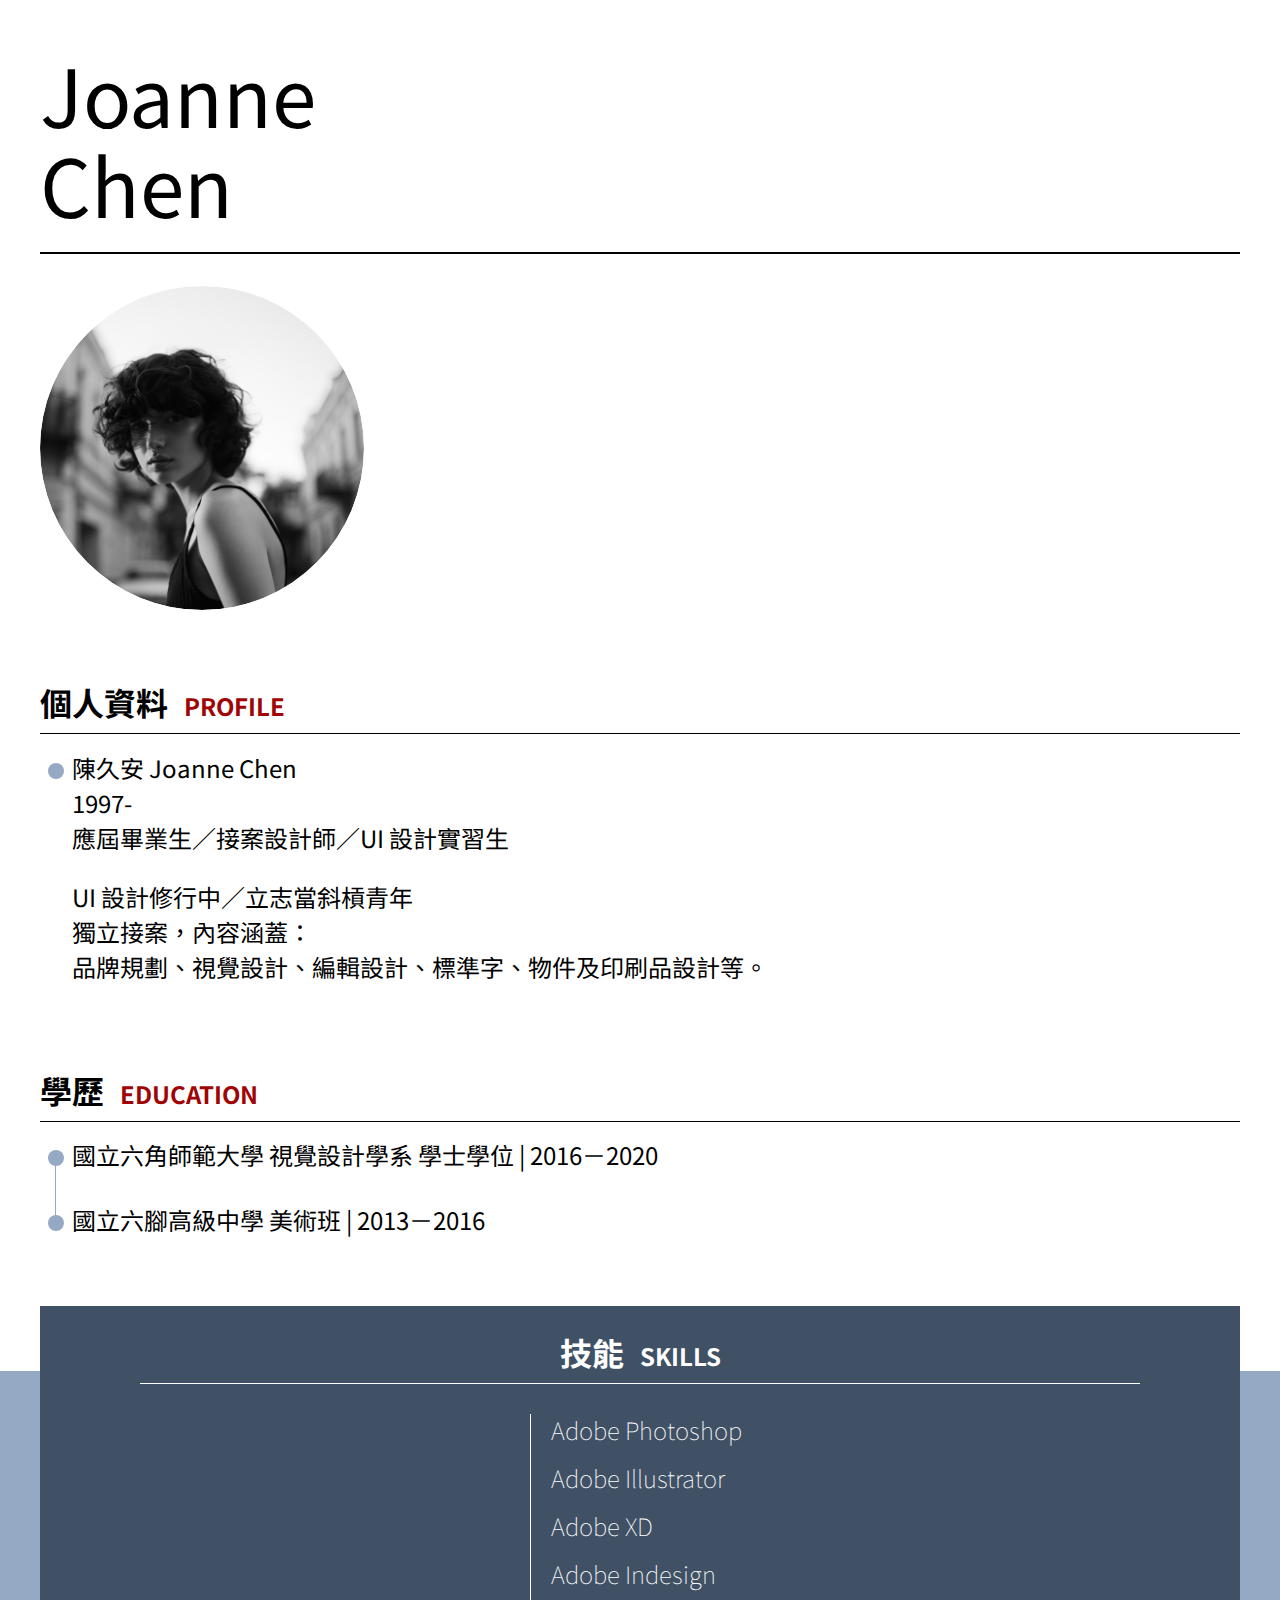
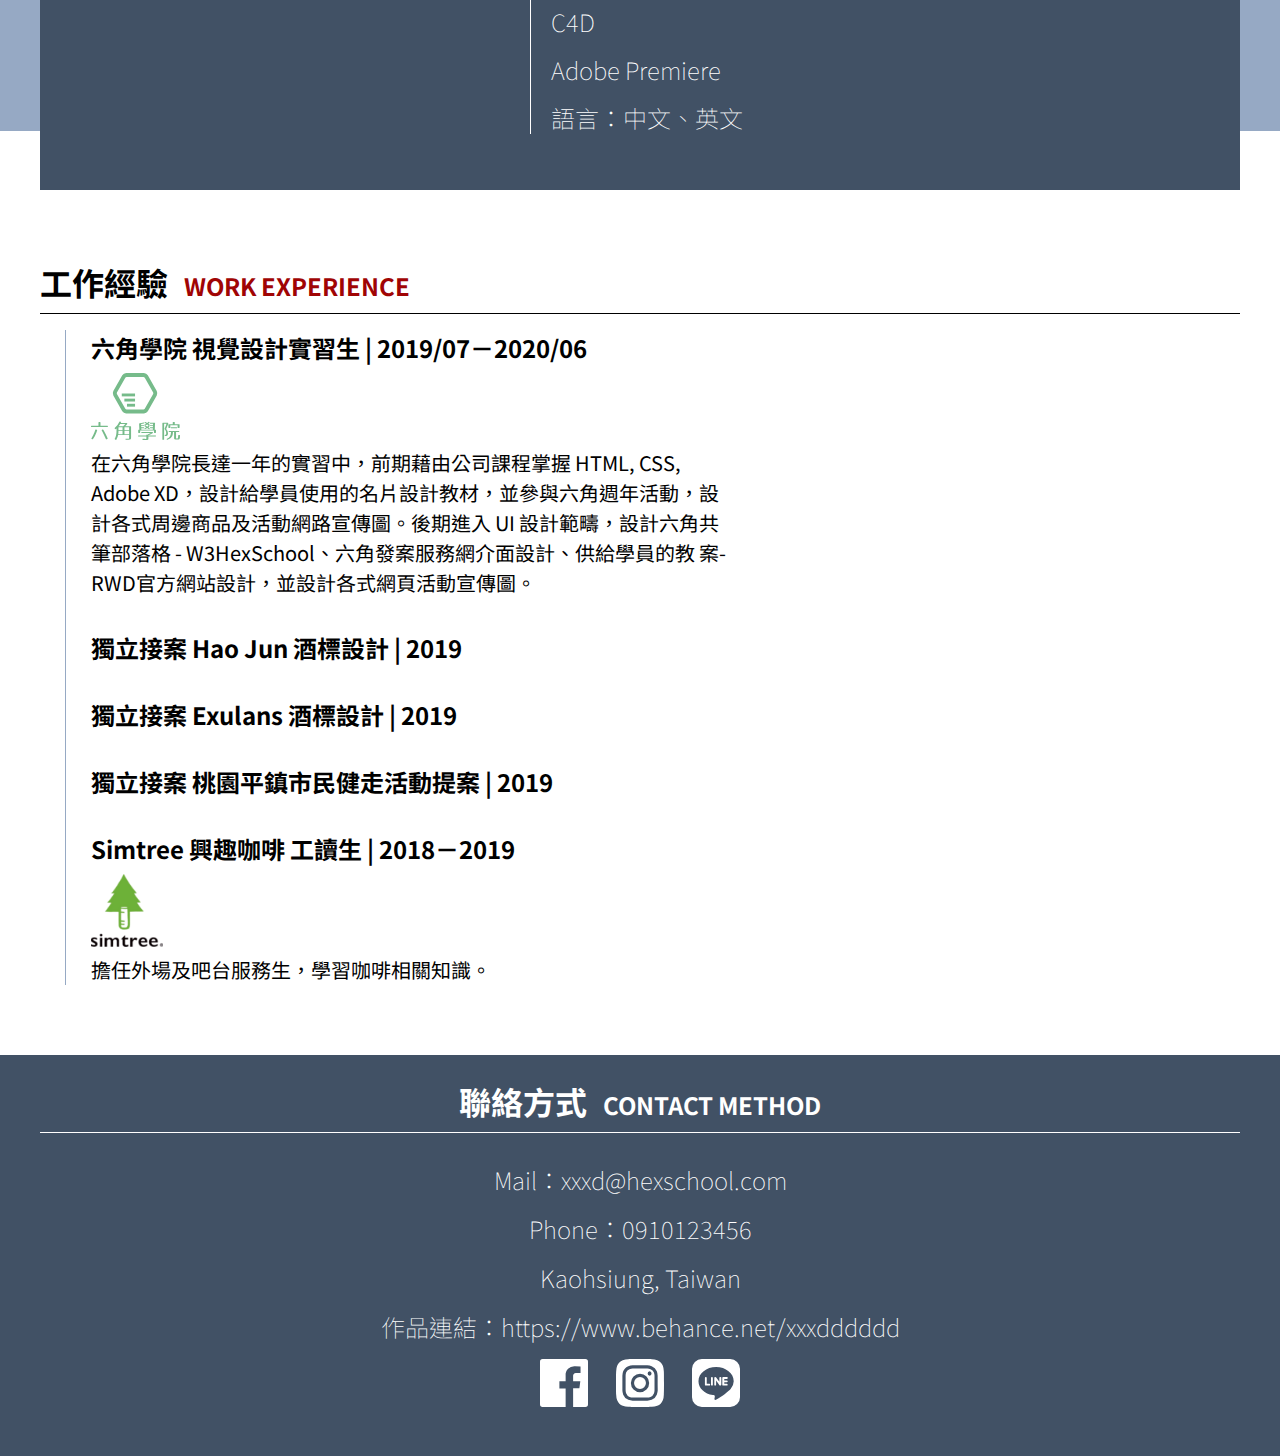
<file: assignment_1/index.html>
<!DOCTYPE html>
<html lang="en">
<head>
  <meta charset="UTF-8">
  <meta name="viewport" content="width=device-width, initial-scale=1.0">
  <title>Assignment 1</title>
  <link rel="stylesheet" href="https://fonts.googleapis.com/css2?family=Noto+Sans+TC:wght@100;400;700&display=swap" />
  <link rel="stylesheet" href="assets/css/reset.css" />
  <link rel="stylesheet" href="assets/css/style.css" />
</head>
<body>
  <div class="wrap">
    <!-- header -->
    <header class="container">
      <h1 class="title">Joanne<br />Chen</h1>
      <img src="assets/images/photo.png" alt="" />
    </header>

    <!-- profile -->
    <section class="profile">
      <div class="container">
        <h2>個人資料<span>PROFILE</span></h2>
        <ul>
          <li>陳久安 Joanne Chen<br />1997-<br />應屆畢業生／接案設計師／UI 設計實習生</li>
          <li>UI 設計修行中／立志當斜槓青年<br />獨立接案，內容涵蓋：<br />品牌規劃、視覺設計、編輯設計、標準字、物件及印刷品設計等。</li>
        </ul>
      </div>
    </section>

    <!-- education -->
    <section class="education">
      <div class="container">
        <h2>學歷<span>EDUCATION</span></h2>
        <ul>
          <li>國立六角師範大學 視覺設計學系 學士學位 | 2016－2020</li>
          <li>國立六腳高級中學 美術班 | 2013－2016</li>
        </ul>
      </div>
    </section>

    <!-- skill -->
    <section class="skill">
      <div class="container">
        <h2>技能<span>SKILLS</span></h2>
        <ul>
          <li>Adobe Photoshop</li>
          <li>Adobe Illustrator</li>
          <li>Adobe XD</li>
          <li>Adobe Indesign</li>
          <li>C4D</li>
          <li>Adobe Premiere</li>
          <li>語言：中文、英文</li>
        </ul>
      </div>
    </section>

    <!-- experience -->
    <section class="experience">
      <div class="container">
        <h2>工作經驗<span>WORK EXPERIENCE</span></h2>
        <div class="block">
          <ul>
            <li class="mb-0">六角學院 視覺設計實習生 | 2019/07－2020/06</li>
          </ul>
          <img src="assets/images/Group 1.svg" alt="" />
          <p>在六角學院長達一年的實習中，前期藉由公司課程掌握 HTML, CSS, Adobe XD，設計給學員使用的名片設計教材，並參與六角週年活動，設計各式周邊商品及活動網路宣傳圖。後期進入 UI 設計範疇，設計六角共筆部落格 - W3HexSchool、六角發案服務網介面設計、供給學員的教 案- RWD官方網站設計，並設計各式網頁活動宣傳圖。</p>
          <ul class="cases">
            <li>獨立接案 Hao Jun 酒標設計 | 2019</li>
            <li>獨立接案 Exulans 酒標設計 | 2019</li>
            <li>獨立接案 桃園平鎮市民健走活動提案 | 2019</li>
            <li class="mb-0">Simtree 興趣咖啡 工讀生 | 2018－2019</li>
          </ul>
          <img src="assets/images/simtree.png" alt="" />
          <p><small>擔任外場及吧台服務生，學習咖啡相關知識。</small></p>
        </div>
      </div>
    </section>

    <!-- contact -->
    <footer>
      <div class="container">
        <div class="contact">
          <h2>聯絡方式<span>CONTACT METHOD</span></h2>
          <ul>
            <li>Mail：xxxd@hexschool.com</li>
            <li>Phone：0910123456</li>
            <li>Kaohsiung, Taiwan</li>
            <li>作品連結：https://www.behance.net/xxxdddddd</li>
          </ul>
        </div>
        <div class="social-icon">
          <ul>
            <li><img src="assets/images/facebook.svg" alt=""></li>
            <li><img src="assets/images/instagram-alt.svg" alt=""></li>
            <li><img src="assets/images/line.svg" alt=""></li>
          </ul>
        </div>
      </div>
    </footer>
  </div>
</body>
</html>
</file>
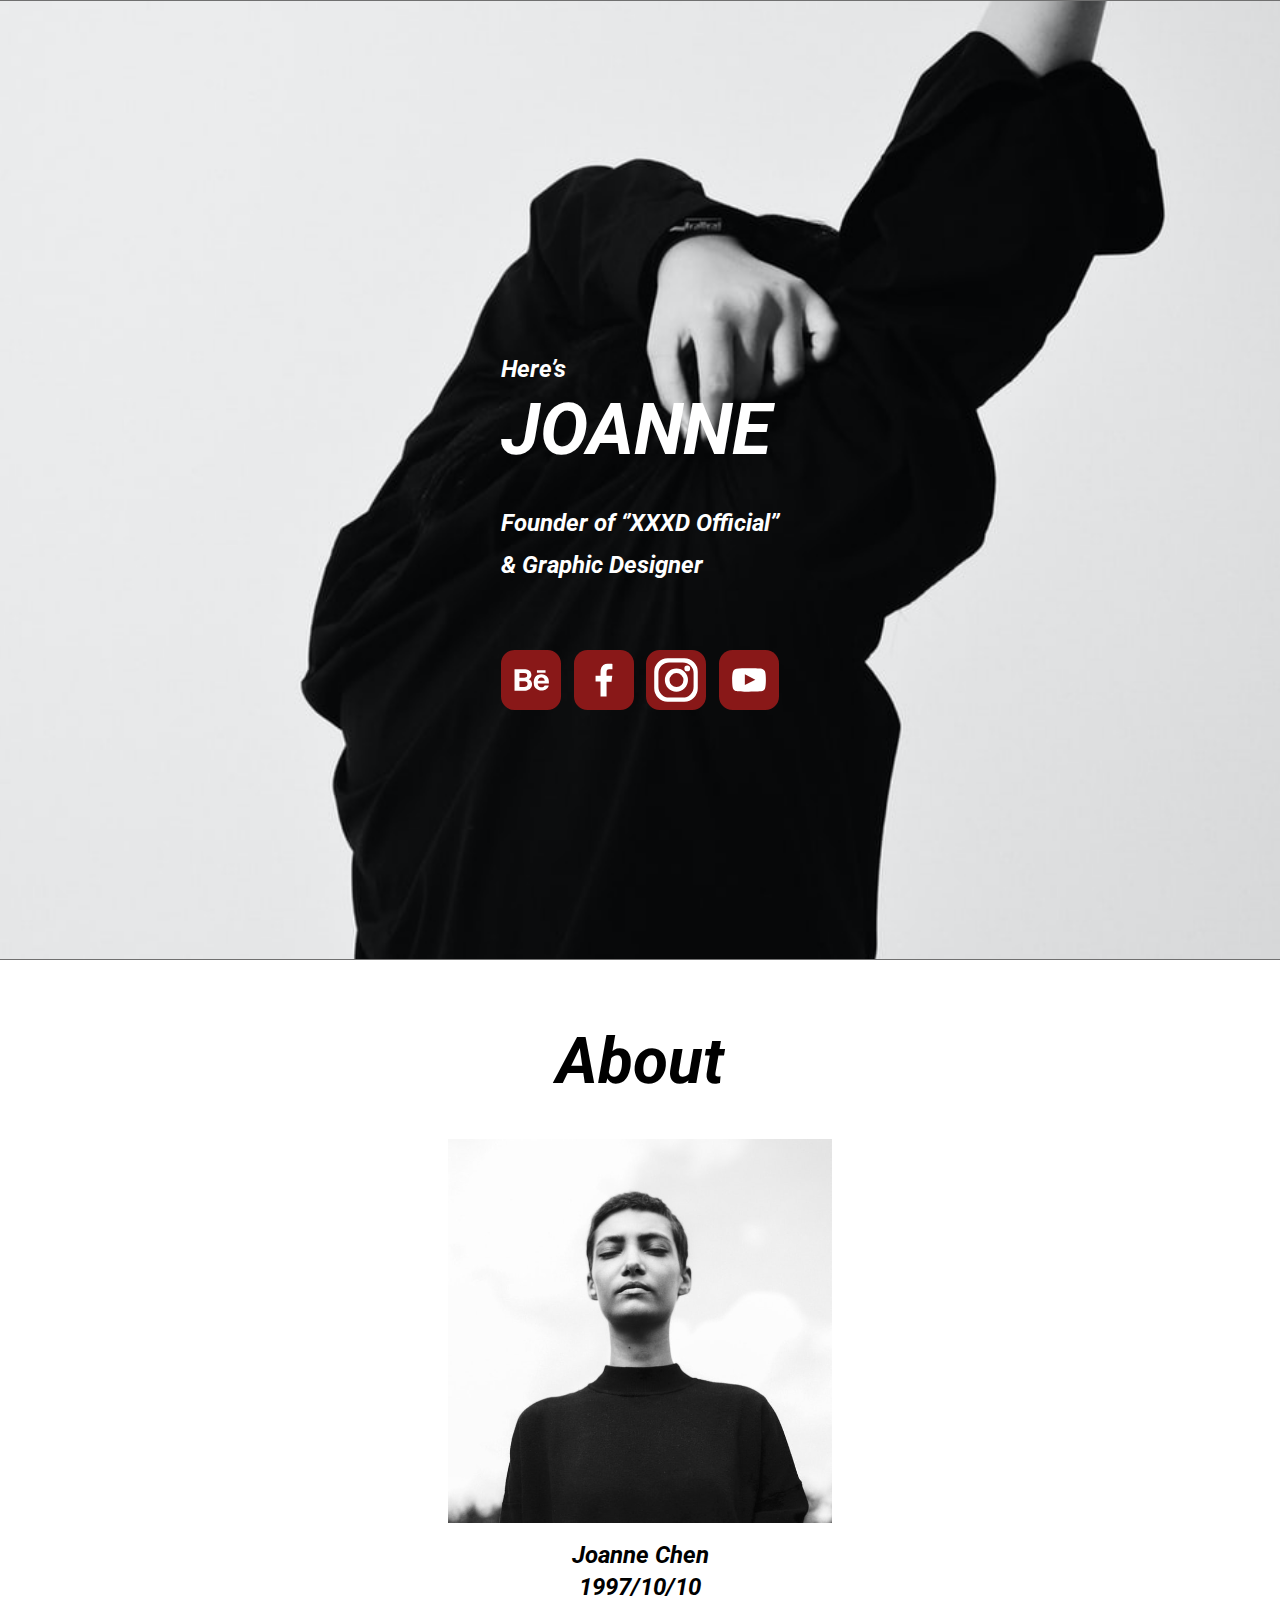
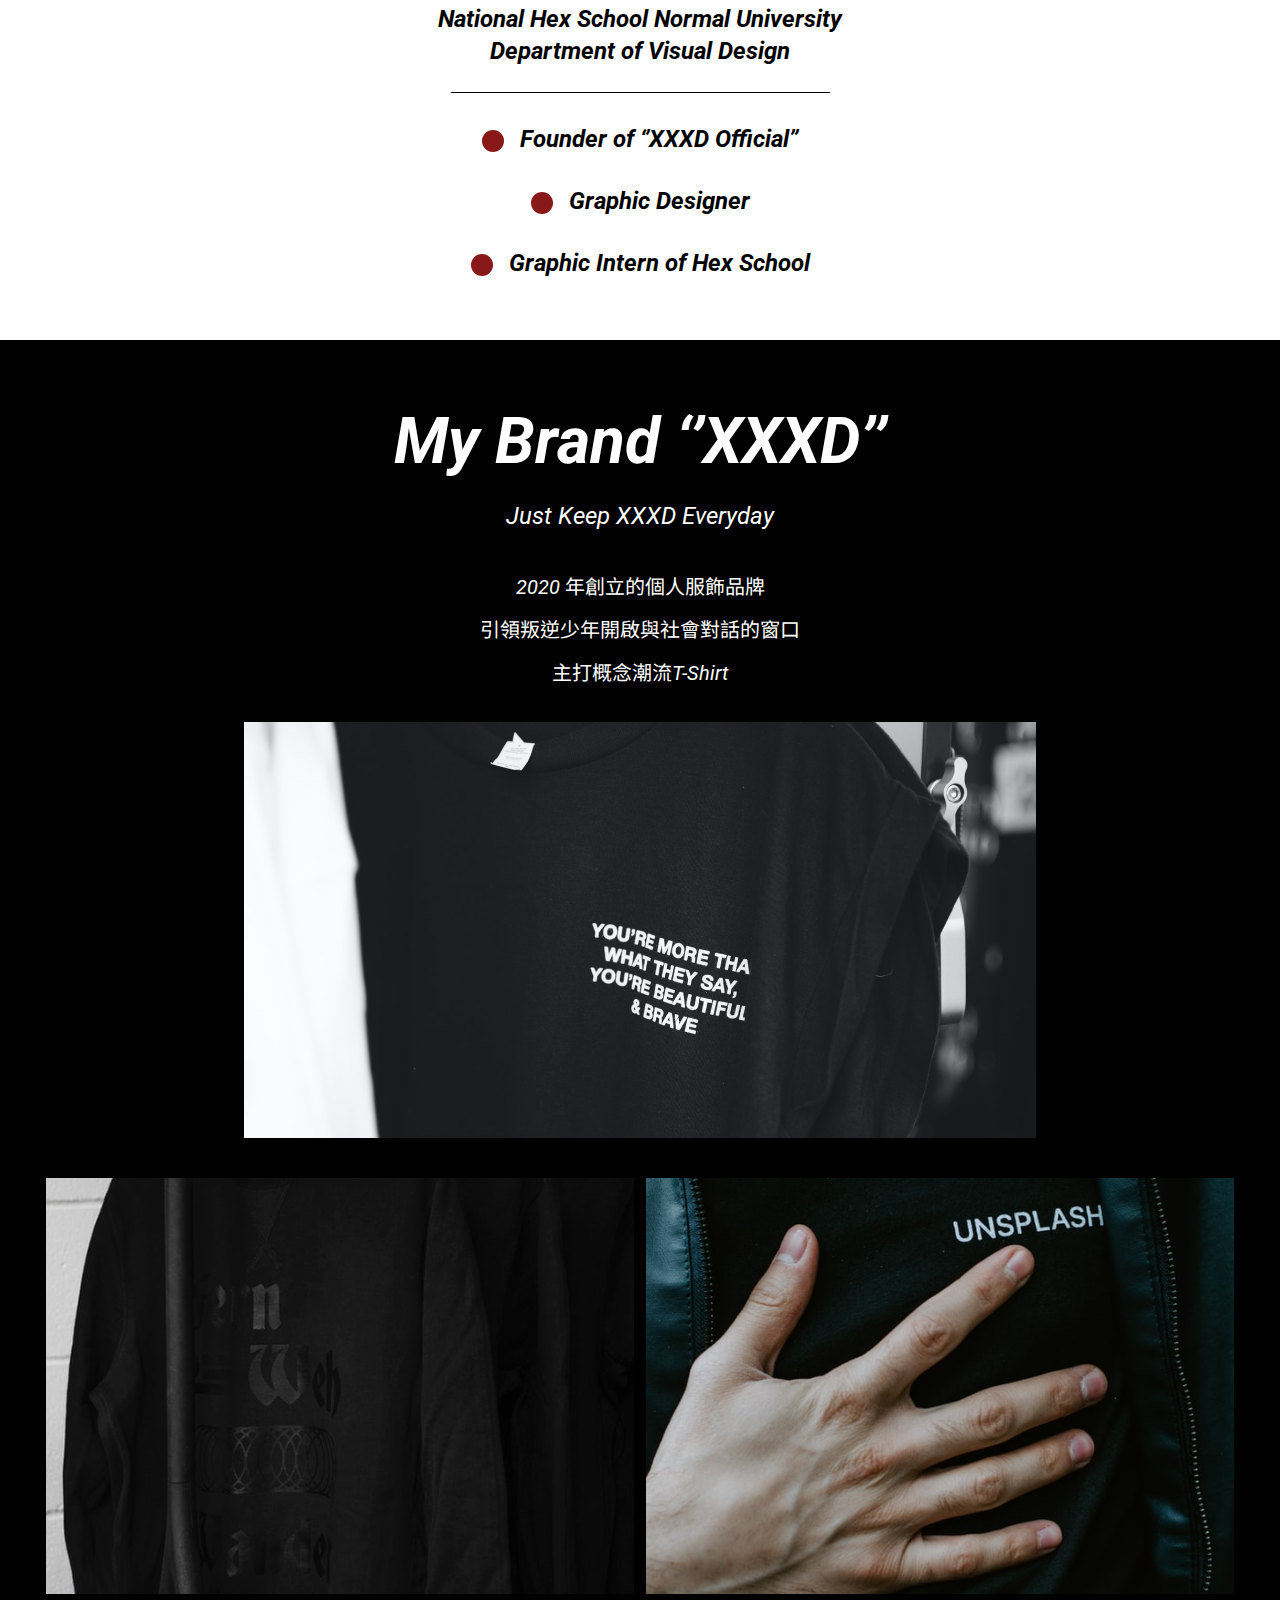
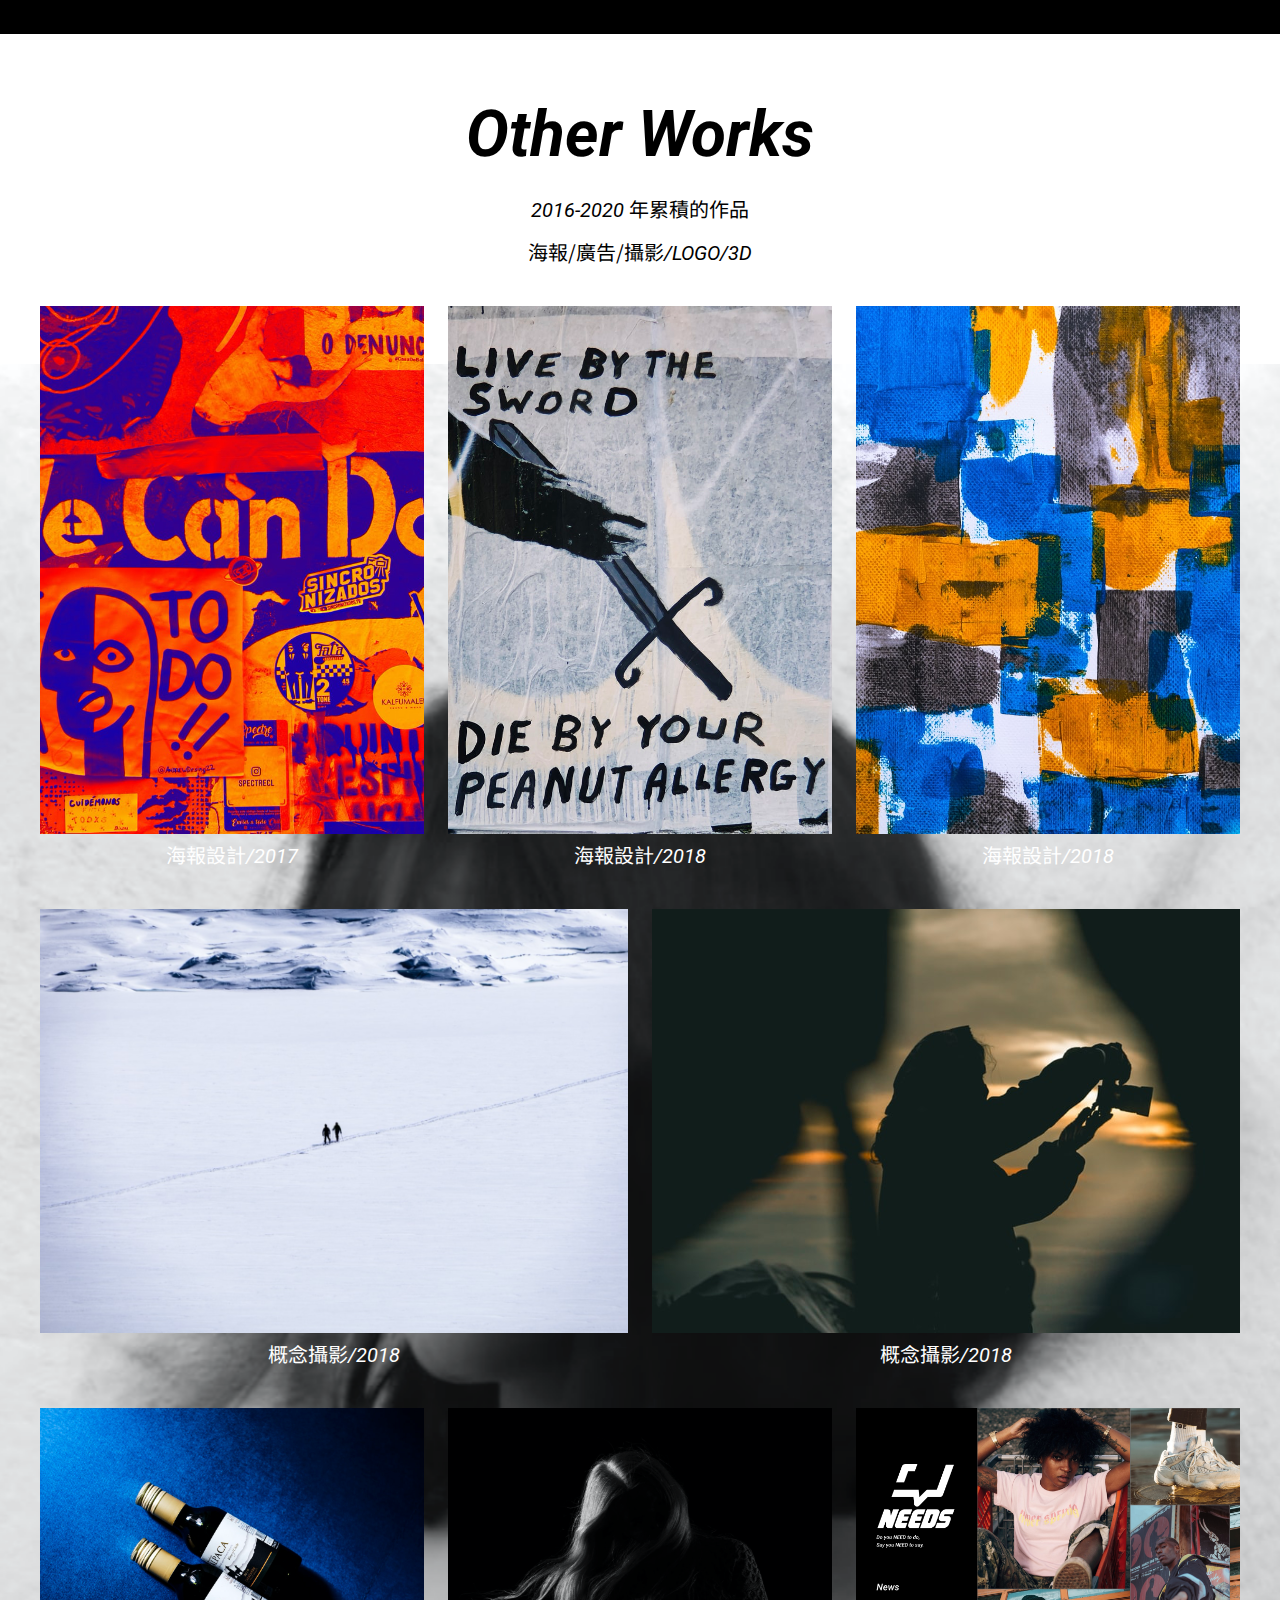
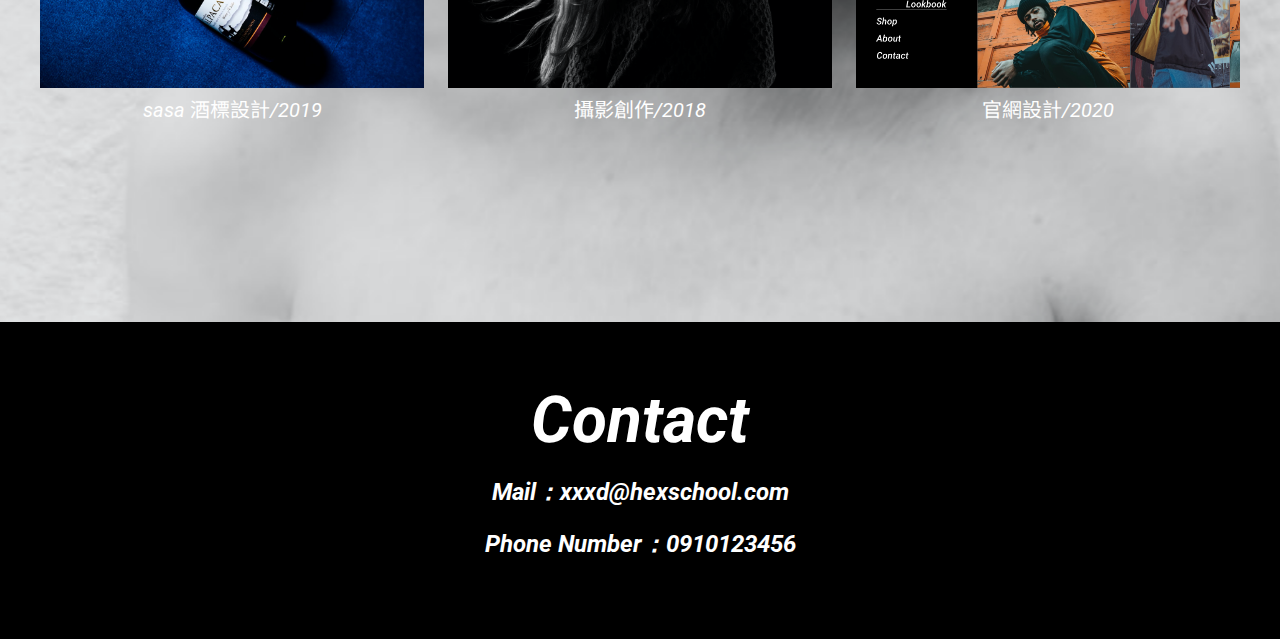
<file: assignment_2/index.html>
<!DOCTYPE html>
<html lang="en">
<head>
  <meta charset="UTF-8">
  <meta name="viewport" content="width=device-width, initial-scale=1.0" />
  <title>Assignment 2</title>
  <link rel="stylesheet" href="https://fonts.googleapis.com/css2?family=Noto+Sans+TC:wght@400;700&family=Roboto:ital,wght@1,400;1,700&display=swap" />
  <link rel="stylesheet" href="assets/css/reset.css" />
  <link rel="stylesheet" href="assets/css/style.css" />
</head>
<body>

  <!-- header -->
  <header class="d-flex-column intro">
    <div class="container">
      <div class="intro-text">
        <p>Here’s</p>
        <h1 class="title">JOANNE</h1>
        <p>Founder of ‘’XXXD Official’’<br />& Graphic Designer</p>
      </div>
      <ul class="icons">
        <li><a href="#"><img src="assets/images/behance.svg" class="block" alt="" /></a></li>
        <li><a href="#"><img src="assets/images/facebook.svg" class="block" alt="" /></a></li>
        <li><a href="#"><img src="assets/images/instagram.svg" class="block" alt="" /></a></li>
        <li><a href="#"><img src="assets/images/youtube.svg" class="block" alt="" /></a></li>
      </ul>
    </div>
  </header>

  <!-- about -->
  <div class="d-flex-column about">
    <div class="container"></div>
      <h1 class="title">About</h1>
      <img src="assets/images/photo.png" class="block" alt="" />
      <p>Joanne Chen</p>
      <p>1997/10/10</p>
      <p>National Hex School Normal University<br />Department of Visual Design</p>
      <ul class="about-list">
        <li>Founder of ‘’XXXD Official’’</li>
        <li>Graphic Designer</li>
        <li>Graphic Intern of Hex School</li>
      </ul>
    </div>
  </div>

  <!-- brand -->
  <div class="d-flex-column brand">
    <div class="container">
      <h1 class="title">My Brand ‘’XXXD’’</h1>
      <p>Just Keep XXXD Everyday</p>
      <p class="brand-info">2020 <span class="text-normal">年創立的個人服飾品牌</span>
        <br /><span class="text-normal">引領叛逆少年開啟與社會對話的窗口</span>
        <br /><span class="text-normal">主打概念潮流</span>T-Shirt
      </p>
      <div class="d-flex-row">
        <img src="assets/images/brand_img1.png" class="block" alt="" />
        <img src="assets/images/brand_img2.png" class="block" alt="" />
        <img src="assets/images/brand_img3.png" class="block" alt="" />
      </div>
    </div>
  </div>

  <!-- works -->
  <div class="d-flex-column works">
    <div class="container">
      <h1 class="title">Other Works</h1>
      <p>2016-2020 <span class="text-normal">年累積的作品</span>
        <br /><span class="text-normal">海報/廣告/攝影</span>/LOGO/3D</p>
      <div class="d-flex-row">
        <div class="card">
          <img src="assets/images/work_img1.png" class="block" alt="" />
          <p class="text-white"><span class="text-normal">海報設計</span>/2017</p>
        </div>
        <div class="card">
          <img src="assets/images/work_img2.png" class="block" alt="" />
          <p class="text-white"><span class="text-normal">海報設計</span>/2018</p>
        </div>
        <div class="card">
          <img src="assets/images/work_img3.png" class="block" alt="" />
          <p class="text-white"><span class="text-normal">海報設計</span>/2018</p>
        </div>
        <div class="card">
          <img src="assets/images/work_img4.png" class="block" alt="" />
          <p class="text-white"><span class="text-normal">概念攝影</span>/2018</p>
        </div>
        <div class="card">
          <img src="assets/images/work_img5.png" class="block" alt="" />
          <p class="text-white"><span class="text-normal">概念攝影</span>/2018</p>
        </div>
        <div class="card">
          <img src="assets/images/work_img6.png" class="block" alt="" />
          <p class="text-white">sasa <span class="text-normal">酒標設計</span>/2019</p>
        </div>
        <div class="card">
          <img src="assets/images/work_img7.png" class="block" alt="" />
          <p class="text-white"><span class="text-normal">攝影創作</span>/2018</p>
        </div>
        <div class="card">
          <img src="assets/images/work_img8.png" class="block" alt="" />
          <p class="text-white"><span class="text-normal">官網設計</span>/2020</p>
        </div>
      </div>
    </div>
  </div>

  <!-- footer -->
  <footer class="contact">
    <h1 class="title">Contact</h1>
    <p>Mail：xxxd@hexschool.com</p>
    <p>Phone Number：0910123456</p>
  </footer>

</body>
</html>
</file>
<file: assignment_1/assets/css/style.css>
/* common */
* {
  box-sizing: border-box;
}
body {
  background: #FFF;
  font-family: 'Noto Sans TC', sans-serif;
  font-weight: 400;
  width: 100%;
}
img {
  display: block;
}
h2 {
  font-size: 32px;
  font-weight: 700;
  line-height: 45px;
  margin-bottom: 16px;
  padding-bottom: 8px;
  border-bottom: 1px solid #000;
}
h2 > span {
  margin-left: 16px;
  font-size: 24px;
  line-height: 32px;
  color: #A00404;
}
ul li {
  margin-bottom: 24px;
  font-size: 24px;
  line-height: 35px;
}
p {
  font-size: 20px;
  line-height: 1.8;
}

/* layout */
.wrap {
  padding-top: 48px;
}
.container {
  display: block;
  width: 1200px;
  margin: 0 auto 70px auto;
}
.mb-0 {
  margin-bottom: 0;
}

/* header */
header h1 {
  margin-bottom: 32px;
  padding-bottom: 24px;
  font-size: 80px;
  line-height: 90px;
  border-bottom: 2px solid #000;
}
header img {
  width: 324px;
  height: 324px;
  border-radius: 50%;
}

/* profile */
.profile .container {
  margin-bottom: 0;
}
.profile ul li {
  margin-left: 32px;
}
.profile ul li:first-child::before {
  content: "";
  display: inline-block;
  width: 16px;
  height: 16px;
  margin-right: 8px;
  margin-left: -24px;
  border-radius: 20px;
  background-color: #96A9C4;
  vertical-align: middle;
}

/* education */
.education .container::before {
  content: "";
  position: relative;
  display: block;
  width: 1px;
  height: 60px;
  top: 150px;
  left: 15px;
  background-color: #96A9C4;
  z-index: -10;
}
.education ul li {
  margin-left: 8px;
  margin-bottom: 32px;;
  line-height: 33px;

}
.education ul li::before {
  content: "";
  display: inline-block;
  width: 16px;
  height: 16px;
  margin-right: 8px;
  border-radius: 20px;
  background-color: #96A9C4;
  vertical-align: middle;
}

/* skill */
.skill::before {
  content: "";
  position: absolute;
  display: block;
  width: 100%;
  height: 360px;
  margin-top: 65px;
  background-color: #96A9C4;
  z-index: -10;
}
.skill .container {
  padding: 24px 100px 40px 100px;
  background-color: #415165;
  color: #FFFFFF;
}
.skill h2 {
  text-align: center;
  border-bottom: 1px solid #FFF;
  margin-bottom: 30px;
}
.skill h2 > span {
  color: #FFFFFF;
}
.skill ul {
  border-left: 1px solid #FFF;
  margin-left: 390px;
}
.skill ul li {
  margin-bottom: 16px;;
  padding-left: 20px;
  font-weight: 100;
  line-height: 32px;
}

/* experience */
.experience .block {
  margin-left: 25px;
  padding-left: 25px;
  border-left: 1px solid #96A9C4;
}
.experience .block li {
  font-weight: 700;
}
.experience .block img {
  margin: 8px 0;
}
.experience .block p {
  width: 642px;
  line-height: 30px;
  margin-bottom: 32px;
}
.experience .block .cases li {
  margin-top: 32px;
}

/* footer */
footer {
  background-color: #415165;
  color: #FFF;
  text-align: center;
  padding: 24px 0 48px 0;
}
footer .container {
  margin: 0 auto;
}
footer .contact {
  margin-bottom: 10px;
}
footer .contact h2 {
  border-bottom: 1px solid #FFF;
  margin-bottom: 30px;
}
footer .contact h2 > span {
  color: #FFFFFF;
}
footer .contact ul li {
  margin-bottom: 16px;
  font-weight: 100;
  line-height: 33px;
}

footer .social-icon ul li {
  display: inline-block;
  margin: 0 12px;
 }
footer .social-icon img {
  margin: 0 auto;
}
</file>
<file: assignment_2/assets/css/style.css>
/* common */
* {
  box-sizing: border-box;
}
body {
  width: 100%;
  background: #FFF;
  font-family: 'Roboto', sans-serif;
  font-weight: 400;
  font-style: italic;
}
p, li {
  font-size: 24px;
  line-height: 32px;
  font-weight: 700;
}
.container {
  width: 1200px;
}
.block {
  margin: 0 auto;
  display: block;
}
.title {
  font-size: 64px;
  font-weight: 700;
  line-height: 75px;
}
.d-flex-column {
  display: flex;
  flex-direction: column;
  justify-content: center;
  align-items: center;
}
.d-flex-row {
  display: flex;
  flex-direction: row;
  justify-content: space-between;
  align-items: center;
  flex-wrap: wrap;
}
.text-normal {
  font-family: 'Noto Sans TC', sans-serif;
  font-style: normal;
}
.text-white {
  color: #FFF;
}

/* header */
.intro {
  width: 100%;
  height: 960px;
  background: url('../images/banner.png') no-repeat center center;
  background-size: cover;
  color: #FFF;
  text-align: left;
}
.intro .container {
  width: auto;
}
.intro .intro-text {
  margin-top: 98px;
}
.intro .intro-text .title {
  margin-bottom: 32px;
  font-size: 72px;
  line-height: 80px;
}
.intro .intro-text p {
  line-height: 42px;
}
.intro .icons {
  margin-top: 64px;
  display: flex;
  justify-content: space-between;
}

/* about */
.about {
  padding: 64px 0 36px 0;
  text-align: center;
}
.about img {
  margin-top: 40px;
  margin-bottom: 16px;
}
.about .about-list {
  margin-top: 25px;
  border-top: 1px solid #000;
  padding-top: 25px;
}
.about .about-list li {
  margin-bottom: 20px;
  padding: 0 20px;
  line-height: 42px;
}
.about .about-list li::before {
  margin-right: 16px;
  content: "";
  display: inline-block;
  width: 22px;
  height: 22px;
  background-color: #891818;
  border-radius: 50%;
  vertical-align: middle;
}

/* brand */
.brand {
  padding-top: 64px;
  background-color: #000;
  color: #FFF;
  text-align: center;
}
.brand .title {
  margin-bottom: 16px;
}
.brand p {
  margin-bottom: 28px;
  font-weight: 400;
  line-height: 42px;
}
.brand .brand-info {
  font-size: 20px;
}
.brand img {
  margin-bottom: 40px;
}

/* works */
.works {
  padding: 64px 0 160px 0;
  height: 1888px;
  background: url('../images/photo-1561291386-5be50364cfb5.png') no-repeat center bottom;
  text-align: center;
}
.works .title {
  margin-bottom: 16px;
}
.works p {
  margin-bottom: 32px;
  font-size: 20px;
  font-weight: 400;
  line-height: 42px;
}

/* footer */
.contact {
  background-color: #000;
  padding: 61px 0;
  color: #FFF;
  text-align: center;
}
.contact .title {
  margin-bottom: 16px;
}
.contact p {
  margin-bottom: 16px;
  line-height: 36px;
}
</file>
